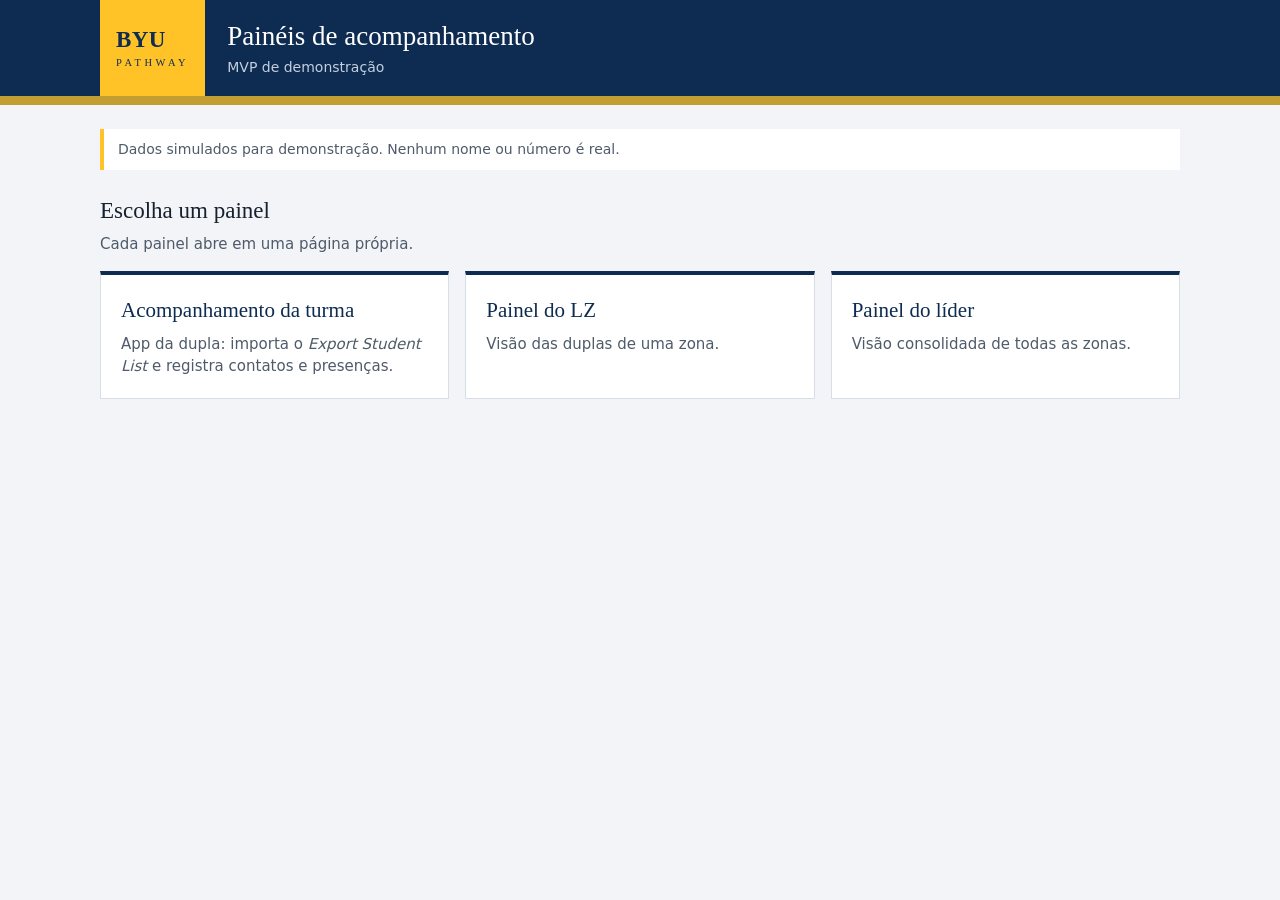
<file: index.html>
<!DOCTYPE html>
<html lang="pt-BR">
<head>
<meta charset="utf-8">
<title>PATHWAY · Painéis (MVP)</title>
<meta name="viewport" content="width=device-width, initial-scale=1">
<meta name="robots" content="noindex, nofollow">
<link rel="stylesheet" href="dashboards-mvp/comum.css">
<style>
  .cards{display:grid;grid-template-columns:repeat(auto-fit,minmax(260px,1fr));gap:16px}
  .card{background:#fff;border:1px solid var(--line);border-top:4px solid var(--navy);padding:20px;text-decoration:none;color:var(--ink);display:block}
  .card:hover{border-top-color:var(--gold-dark)}
  .card h3{font-family:var(--serif);font-weight:400;font-size:21px;margin:0 0 6px;color:var(--navy)}
  .card p{margin:0;color:var(--ink-soft);font-size:15px}
</style>
</head>
<body>

<header class="top">
  <div class="top-inner">
    <div class="mark"><b>BYU</b><span>PATHWAY</span></div>
    <div class="titles">
      <h1>Painéis de acompanhamento</h1>
      <p>MVP de demonstração</p>
    </div>
  </div>
</header>
<div class="rule"></div>

<main>
  <div class="aviso">Dados simulados para demonstração. Nenhum nome ou número é real.</div>

  <section>
    <h2>Escolha um painel</h2>
    <p class="sub">Cada painel abre em uma página própria.</p>
    <div class="cards">
      <a class="card" href="Dashboard.html">
        <h3>Acompanhamento da turma</h3>
        <p>App da dupla: importa o <em>Export Student List</em> e registra contatos e presenças.</p>
      </a>
      <a class="card" href="dashboards-mvp/lz.html">
        <h3>Painel do LZ</h3>
        <p>Visão das duplas de uma zona.</p>
      </a>
      <a class="card" href="dashboards-mvp/lider.html">
        <h3>Painel do líder</h3>
        <p>Visão consolidada de todas as zonas.</p>
      </a>
    </div>
  </section>
</main>

</body>
</html>
</file>
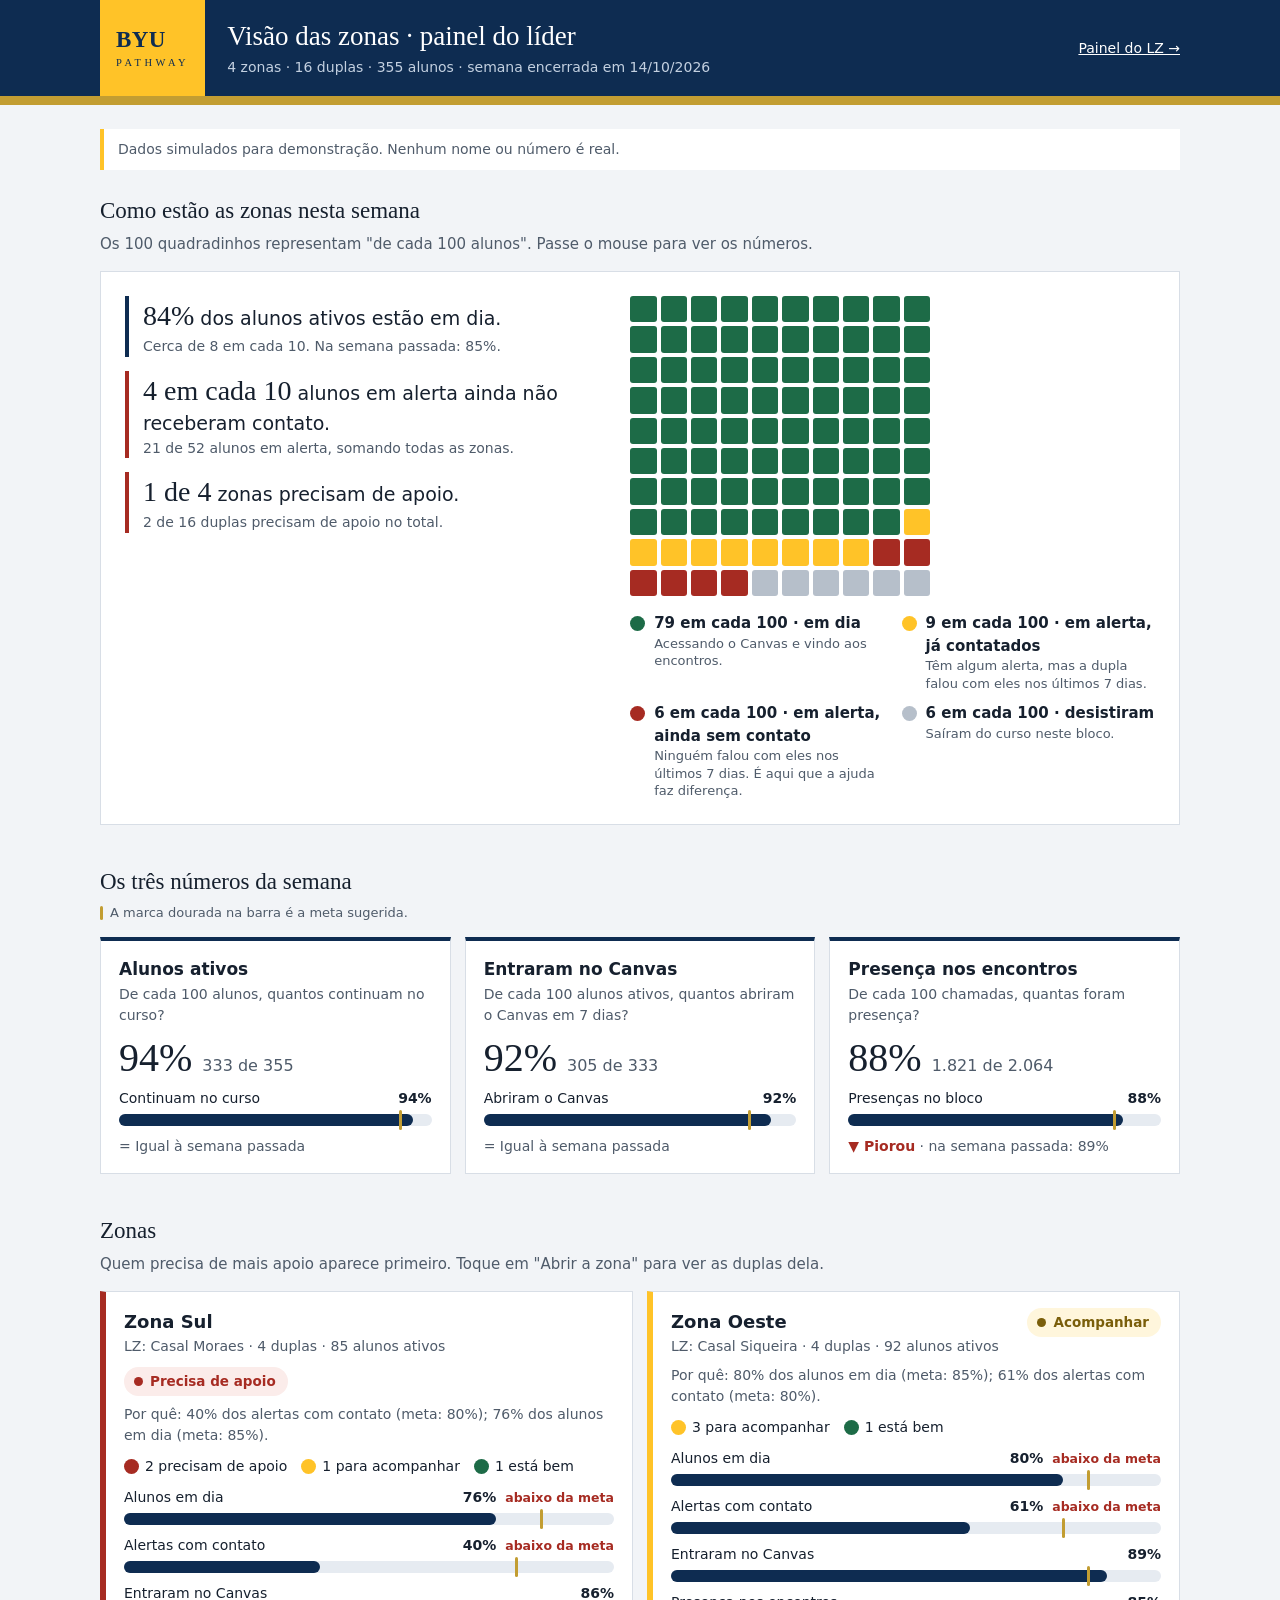
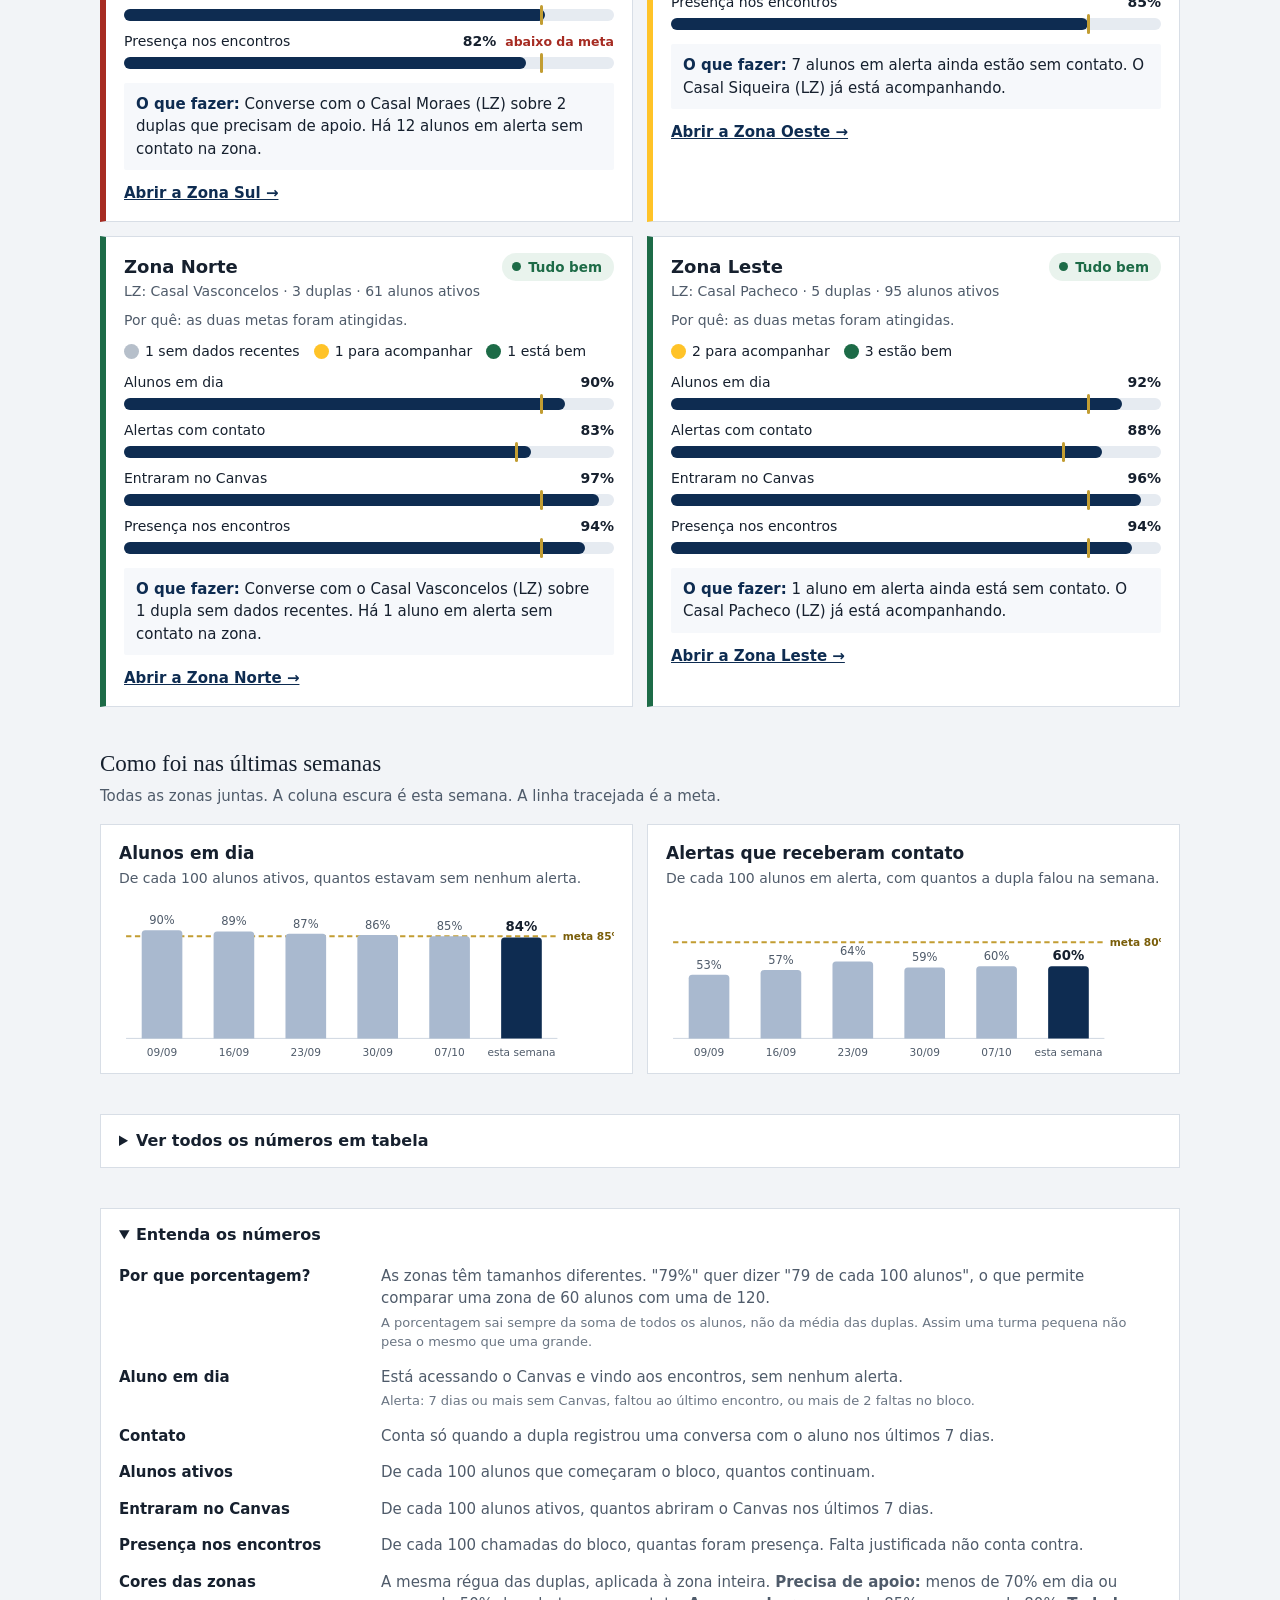
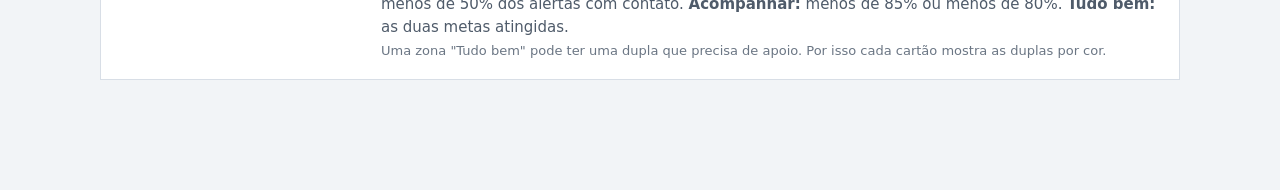
<file: dashboards-mvp/lider.html>
<!DOCTYPE html>
<html lang="pt-BR">
<head>
<meta charset="utf-8">
<title>Painel do líder</title>
<meta name="viewport" content="width=device-width, initial-scale=1">
<link rel="stylesheet" href="comum.css">
</head>
<body>

<header class="top">
  <div class="top-inner">
    <div class="mark"><b>BYU</b><span>PATHWAY</span></div>
    <div class="titles">
      <h1>Visão das zonas · painel do líder</h1>
      <p id="subtitulo"></p>
    </div>
    <div class="top-right">
      <a href="lz.html">Painel do LZ →</a>
    </div>
  </div>
</header>
<div class="rule"></div>

<main>
  <div class="aviso">Dados simulados para demonstração. Nenhum nome ou número é real.</div>

  <!-- 1. a resposta em 5 segundos -->
  <section>
    <h2>Como estão as zonas nesta semana</h2>
    <p class="sub">Os 100 quadradinhos representam "de cada 100 alunos". Passe o mouse para ver os números.</p>
    <div class="hero">
      <div class="frases" id="frases"></div>
      <div id="cem"></div>
    </div>
  </section>

  <!-- 2. os três números combinados -->
  <section>
    <h2>Os três números da semana</h2>
    <p class="meta-leg"><i></i> A marca dourada na barra é a meta sugerida.</p>
    <div class="metricas" id="metricas"></div>
  </section>

  <!-- 3. o que fazer, zona por zona -->
  <section>
    <h2>Zonas</h2>
    <p class="sub">Quem precisa de mais apoio aparece primeiro. Toque em "Abrir a zona" para ver as duplas dela.</p>
    <div class="lista" id="zonas"></div>
  </section>

  <!-- 4. está melhorando? -->
  <section>
    <h2>Como foi nas últimas semanas</h2>
    <p class="sub">Todas as zonas juntas. A coluna escura é esta semana. A linha tracejada é a meta.</p>
    <div class="graficos" id="tendencia"></div>
  </section>

  <section>
    <details class="extra">
      <summary>Ver todos os números em tabela</summary>
      <div class="tabela-wrap"><table id="tabela"></table></div>
    </details>
  </section>

  <section>
    <details class="extra" open>
      <summary>Entenda os números</summary>
      <dl class="glossario">
        <dt>Por que porcentagem?</dt>
        <dd>As zonas têm tamanhos diferentes. "79%" quer dizer "79 de cada 100 alunos", o que permite comparar uma zona de 60 alunos com uma de 120.
          <small>A porcentagem sai sempre da soma de todos os alunos, não da média das duplas. Assim uma turma pequena não pesa o mesmo que uma grande.</small></dd>
        <dt>Aluno em dia</dt>
        <dd>Está acessando o Canvas e vindo aos encontros, sem nenhum alerta.
          <small>Alerta: 7 dias ou mais sem Canvas, faltou ao último encontro, ou mais de 2 faltas no bloco.</small></dd>
        <dt>Contato</dt>
        <dd>Conta só quando a dupla registrou uma conversa com o aluno nos últimos 7 dias.</dd>
        <dt>Alunos ativos</dt>
        <dd>De cada 100 alunos que começaram o bloco, quantos continuam.</dd>
        <dt>Entraram no Canvas</dt>
        <dd>De cada 100 alunos ativos, quantos abriram o Canvas nos últimos 7 dias.</dd>
        <dt>Presença nos encontros</dt>
        <dd>De cada 100 chamadas do bloco, quantas foram presença. Falta justificada não conta contra.</dd>
        <dt>Cores das zonas</dt>
        <dd>A mesma régua das duplas, aplicada à zona inteira. <b>Precisa de apoio:</b> menos de ${REGRAS.emDiaVermelho}% em dia ou menos de ${REGRAS.contatoVermelho}% dos alertas com contato. <b>Acompanhar:</b> menos de ${REGRAS.emDiaAmarelo}% ou menos de ${REGRAS.contatoAmarelo}%. <b>Tudo bem:</b> as duas metas atingidas.
          <small>Uma zona "Tudo bem" pode ter uma dupla que precisa de apoio. Por isso cada cartão mostra as duplas por cor.</small></dd>
      </dl>
    </details>
  </section>
</main>
<div id="tip" class="tip" hidden></div>

<script src="comum.js"></script>
<script>
document.querySelectorAll('.glossario dd').forEach(dd => {
  dd.innerHTML = dd.innerHTML.replace(/\$\{REGRAS\.(\w+)\}/g, (_, k) => REGRAS[k]);
});

const todas = ZONAS.flatMap(z => z.duplas);
const k = somar(todas, W), k0 = somar(todas, W - 1);
const P = (kk, a, b) => pct(kk[a], kk[b]);
const conta = (arr, n) => arr.filter(x => x === n).length;
const duplasNa = (q, n) => ({ red:`${q} ${q === 1 ? 'precisa' : 'precisam'} de apoio`, yel:`${q} para acompanhar`,
                              grn:`${q} ${q === 1 ? 'está' : 'estão'} bem`, gry:`${q} sem dados recentes` })[n];

const zonas = ZONAS.map(z => {
  const kz = somar(z.duplas, W), kz0 = somar(z.duplas, W - 1);
  return { z, kz, kz0, ap:apoio(kz), ns:z.duplas.map(d => apoio(somar([d], W), d).nivel) };
}).sort((a, b) => (ORDEM_NIVEL[a.ap.nivel] - ORDEM_NIVEL[b.ap.nivel]) || (P(a.kz,'emDia','ativos') - P(b.kz,'emDia','ativos')));

document.getElementById('subtitulo').textContent =
  `${ZONAS.length} zonas · ${todas.length} duplas · ${fmt(k.total)} alunos · semana encerrada em ${dataBR(SEMANAS[W])}`;

/* 1. frases + 100 quadradinhos */
const emDia = P(k,'emDia','ativos'), emDia0 = P(k0,'emDia','ativos');
const semContatoPct = 100 - P(k,'contatados','alertas');
const zonasApoio = zonas.filter(x => x.ap.nivel === 'red').length;
document.getElementById('frases').innerHTML = `
  <p class="frase"><b>${emDia}%</b> dos alunos ativos estão em dia.
    <small>Cerca de ${emCada10(emDia)} em cada 10. Na semana passada: ${emDia0}%.</small></p>
  <p class="frase ${semContatoPct ? 'alerta' : 'bem'}"><b>${emCada10(semContatoPct)} em cada 10</b> alunos em alerta ainda não receberam contato.
    <small>${fmt(k.alertas - k.contatados)} de ${fmt(k.alertas)} alunos em alerta, somando todas as zonas.</small></p>
  <p class="frase ${zonasApoio ? 'alerta' : 'bem'}"><b>${zonasApoio} de ${ZONAS.length}</b> zonas precisam de apoio.
    <small>${conta(zonas.flatMap(x => x.ns), 'red')} de ${todas.length} duplas precisam de apoio no total.</small></p>`;
document.getElementById('cem').innerHTML = cemAlunos(k);

/* 2. os três KPIs combinados, em porcentagem */
const fmtPct = v => v + '%';
document.getElementById('metricas').innerHTML = `
  <div class="metrica">
    <h3>Alunos ativos</h3><p class="pergunta">De cada 100 alunos, quantos continuam no curso?</p>
    <p class="grande">${P(k,'ativos','total')}% <span>${fmt(k.ativos)} de ${fmt(k.total)}</span></p>
    ${barra({rot:'Continuam no curso', n:k.ativos, de:k.total, meta:REGRAS.metaAtivos, modo:'pct'})}
    ${mudanca(P(k,'ativos','total'), P(k0,'ativos','total'), true, fmtPct)}
  </div>
  <div class="metrica">
    <h3>Entraram no Canvas</h3><p class="pergunta">De cada 100 alunos ativos, quantos abriram o Canvas em 7 dias?</p>
    <p class="grande">${P(k,'canvas','ativos')}% <span>${fmt(k.canvas)} de ${fmt(k.ativos)}</span></p>
    ${barra({rot:'Abriram o Canvas', n:k.canvas, de:k.ativos, meta:REGRAS.metaCanvas, modo:'pct'})}
    ${mudanca(P(k,'canvas','ativos'), P(k0,'canvas','ativos'), true, fmtPct)}
  </div>
  <div class="metrica">
    <h3>Presença nos encontros</h3><p class="pergunta">De cada 100 chamadas, quantas foram presença?</p>
    <p class="grande">${P(k,'presP','presM')}% <span>${fmt(k.presP)} de ${fmt(k.presM)}</span></p>
    ${barra({rot:'Presenças no bloco', n:k.presP, de:k.presM, meta:REGRAS.metaPresenca, modo:'pct'})}
    ${mudanca(P(k,'presP','presM'), P(k0,'presP','presM'), true, fmtPct)}
  </div>`;

/* 3. cartões das zonas */
document.getElementById('zonas').innerHTML = zonas.map(({z, kz, ap, ns}) => `
  <article class="item ${ap.nivel}">
    <div class="item-topo">
      <div><h3>${esc(z.nome)}</h3><p>LZ: ${esc(z.lz)} · ${z.duplas.length} duplas · ${fmt(kz.ativos)} alunos ativos</p></div>
      ${pillNivel(ap)}
    </div>
    <p class="porque">Por quê: ${esc(ap.motivos.join('; '))}.</p>
    <div class="dots" aria-label="duplas por situação">
      ${['red','gry','yel','grn'].filter(n => ns.includes(n)).map(n => `<span><i class="p ${n}"></i>${duplasNa(conta(ns, n), n)}</span>`).join('')}
    </div>
    ${barra({rot:'Alunos em dia', n:kz.emDia, de:kz.ativos, meta:REGRAS.emDiaAmarelo, modo:'pct'})}
    ${barra({rot:'Alertas com contato', n:kz.contatados, de:kz.alertas, meta:REGRAS.contatoAmarelo, modo:'pct'})}
    ${barra({rot:'Entraram no Canvas', n:kz.canvas, de:kz.ativos, meta:REGRAS.metaCanvas, modo:'pct'})}
    ${barra({rot:'Presença nos encontros', n:kz.presP, de:kz.presM, meta:REGRAS.metaPresenca, modo:'pct'})}
    <div class="acao"><b>O que fazer:</b> ${esc(acaoZona(z, kz, ns))}</div>
    <a class="abrir" href="lz.html?zona=${z.id}">Abrir a ${esc(z.nome)} →</a>
  </article>`).join('');

/* 4. tendência */
document.getElementById('tendencia').innerHTML = tendencias(todas);

/* tabela opcional */
document.getElementById('tabela').innerHTML = `
  <thead><tr><th>Zona</th><th class="num">Ativos</th><th class="num">Em dia</th><th class="num">Entraram no Canvas</th>
    <th class="num">Presença</th><th class="num">Faltaram ao último</th><th class="num">Alertas com contato</th><th>Situação</th></tr></thead>
  <tbody>${zonas.map(({z, kz, ap}) => `<tr>
    <td>${esc(z.nome)} <span class="muted">· ${z.duplas.length} duplas</span></td>
    <td class="num">${P(kz,'ativos','total')}%</td><td class="num">${P(kz,'emDia','ativos')}%</td>
    <td class="num">${P(kz,'canvas','ativos')}%</td><td class="num">${P(kz,'presP','presM')}%</td>
    <td class="num">${P(kz,'faltou','ativos')}%</td><td class="num">${P(kz,'contatados','alertas')}%</td>
    <td>${pillNivel(ap)}</td></tr>`).join('')}
  </tbody>`;
</script>
</body>
</html>
</file>
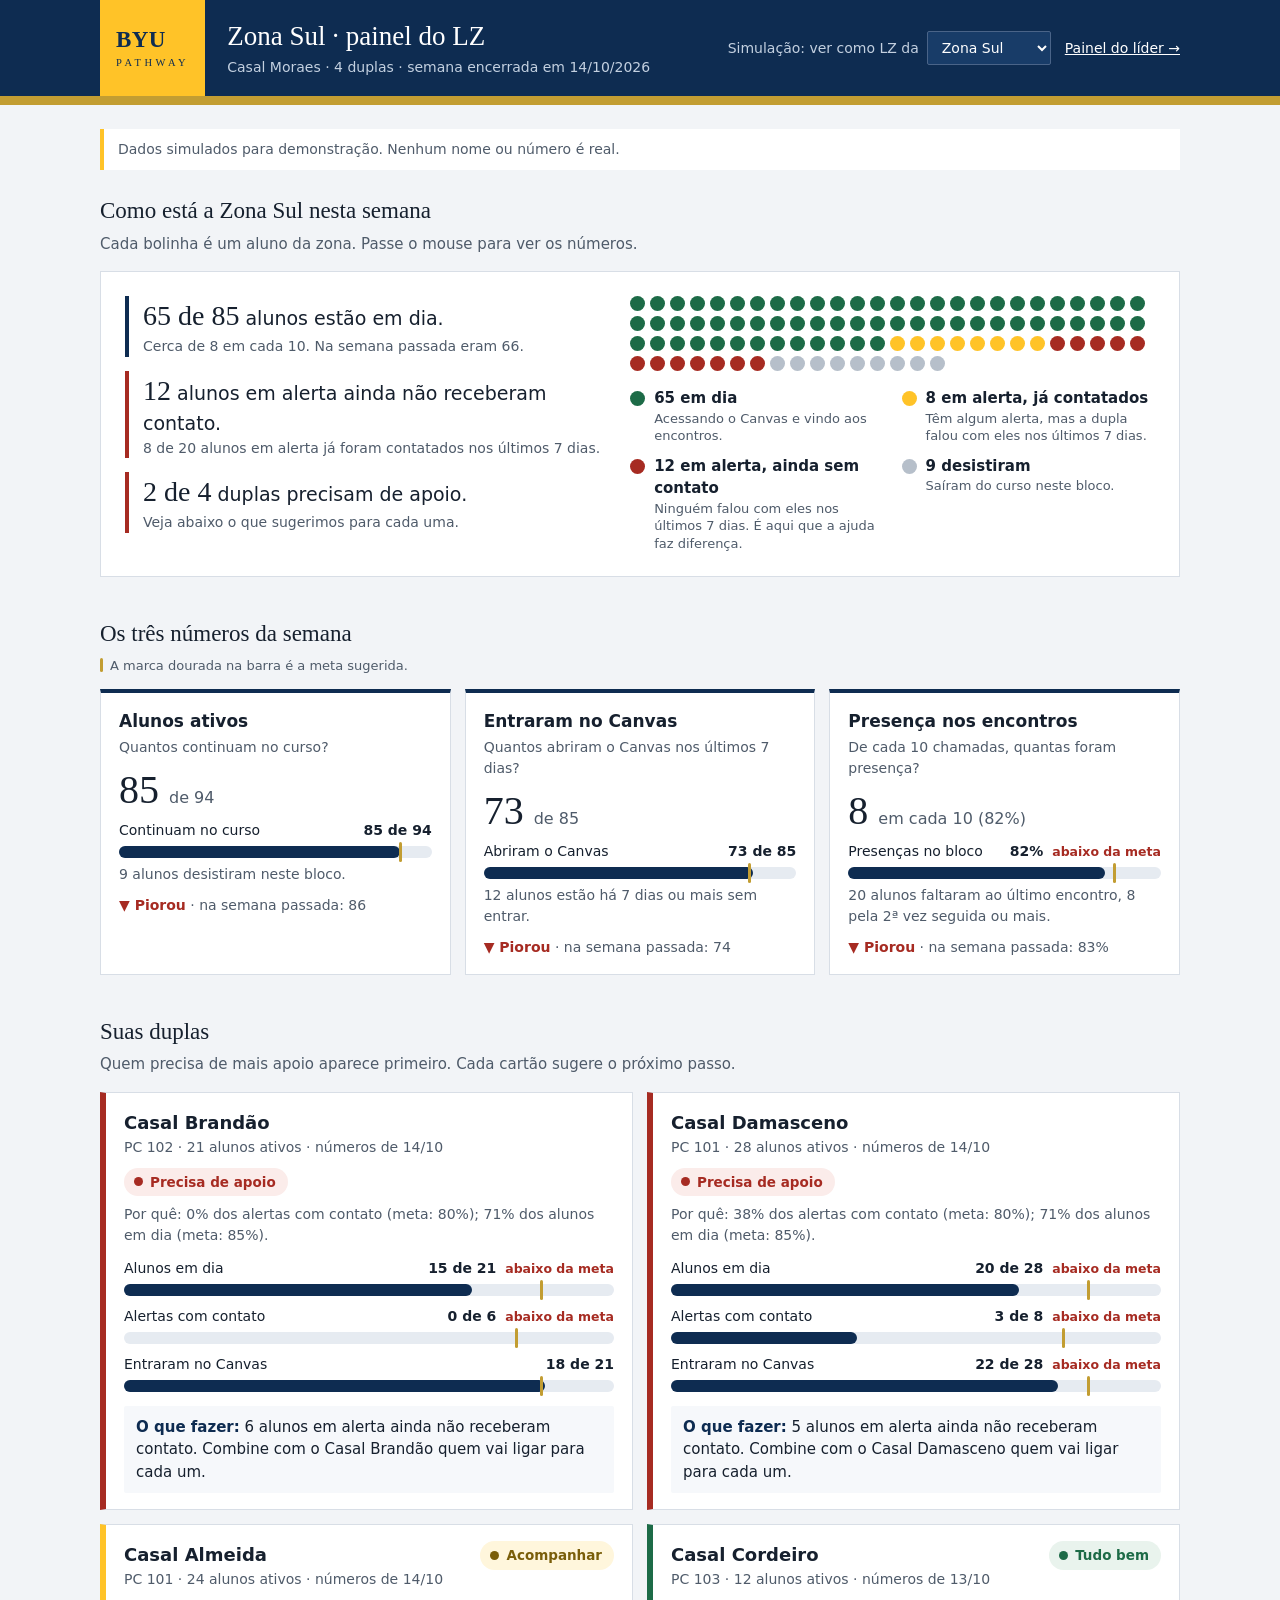
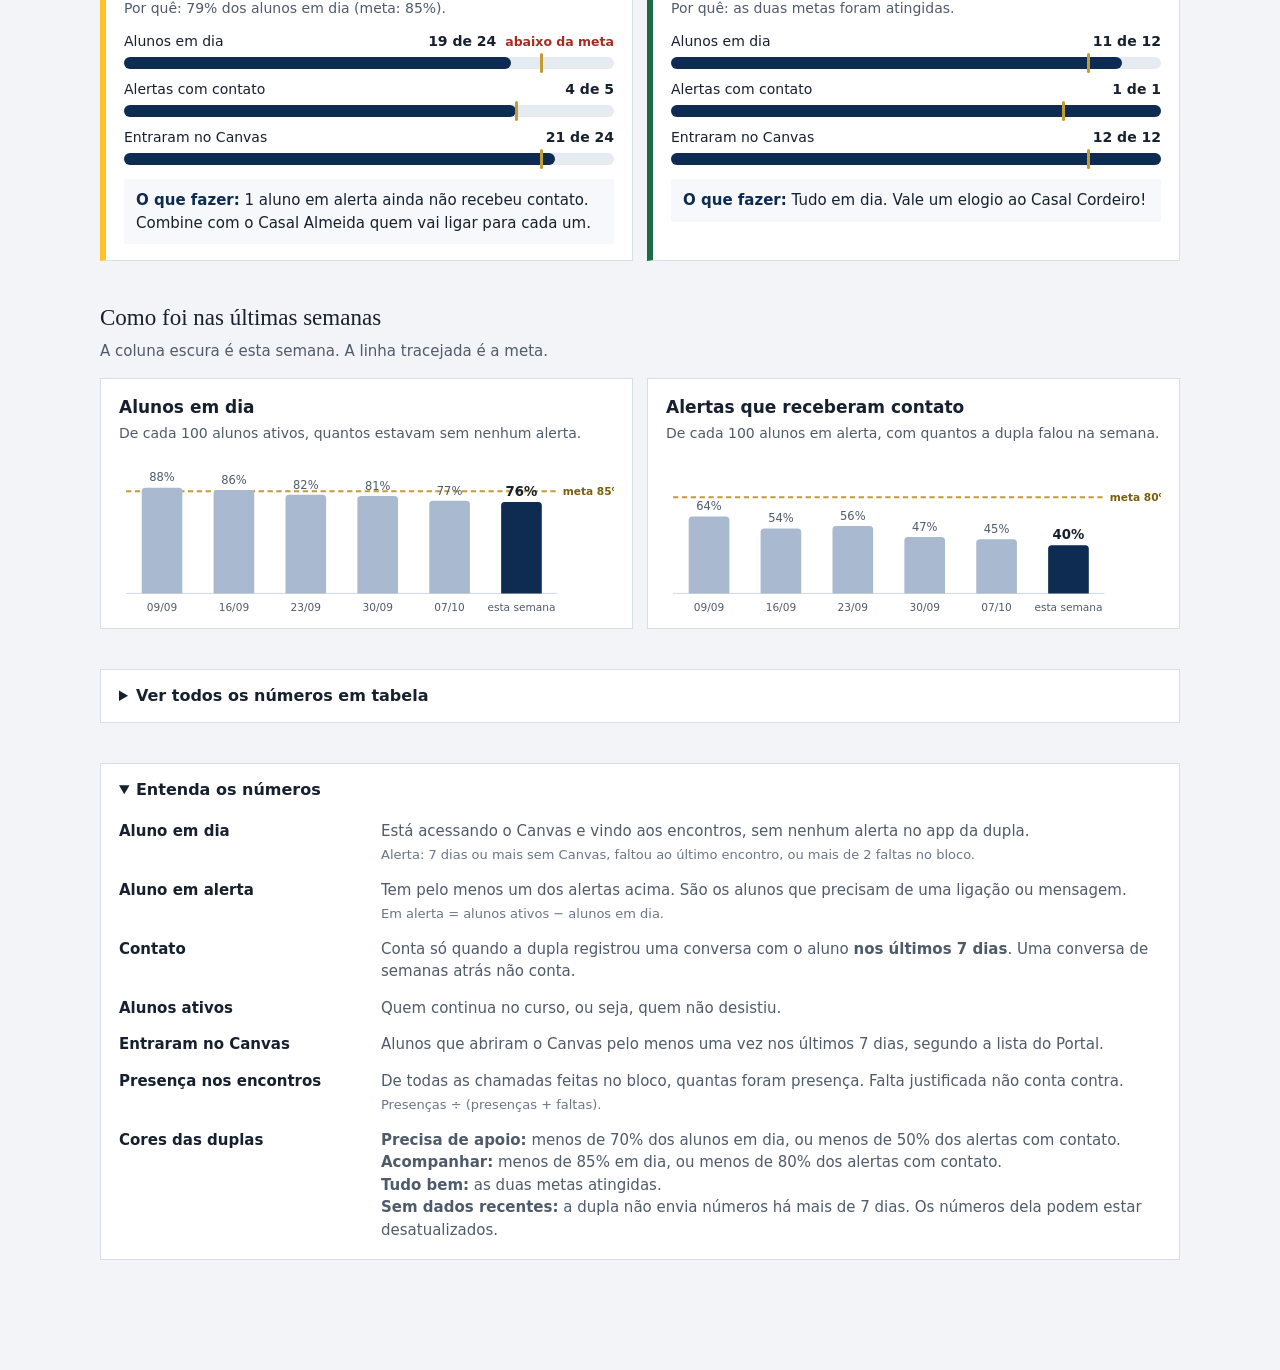
<file: dashboards-mvp/lz.html>
<!DOCTYPE html>
<html lang="pt-BR">
<head>
<meta charset="utf-8">
<title>Painel do LZ</title>
<meta name="viewport" content="width=device-width, initial-scale=1">
<link rel="stylesheet" href="comum.css">
</head>
<body>

<header class="top">
  <div class="top-inner">
    <div class="mark"><b>BYU</b><span>PATHWAY</span></div>
    <div class="titles">
      <h1 id="titulo">Painel do LZ</h1>
      <p id="subtitulo"></p>
    </div>
    <div class="top-right">
      <label>Simulação: ver como LZ da
        <select id="zona" aria-label="Zona"></select>
      </label>
      <a href="lider.html">Painel do líder →</a>
    </div>
  </div>
</header>
<div class="rule"></div>

<main>
  <div class="aviso">Dados simulados para demonstração. Nenhum nome ou número é real.</div>

  <!-- 1. a resposta em 5 segundos -->
  <section>
    <h2 id="tituloResumo">Como está a zona nesta semana</h2>
    <p class="sub">Cada bolinha é um aluno da zona. Passe o mouse para ver os números.</p>
    <div class="hero">
      <div class="frases" id="frases"></div>
      <div id="pessoas"></div>
    </div>
  </section>

  <!-- 2. os três números combinados -->
  <section>
    <h2>Os três números da semana</h2>
    <p class="meta-leg"><i></i> A marca dourada na barra é a meta sugerida.</p>
    <div class="metricas" id="metricas"></div>
  </section>

  <!-- 3. o que fazer, dupla por dupla -->
  <section>
    <h2>Suas duplas</h2>
    <p class="sub">Quem precisa de mais apoio aparece primeiro. Cada cartão sugere o próximo passo.</p>
    <div class="lista" id="duplas"></div>
  </section>

  <!-- 4. está melhorando? -->
  <section>
    <h2>Como foi nas últimas semanas</h2>
    <p class="sub">A coluna escura é esta semana. A linha tracejada é a meta.</p>
    <div class="graficos" id="tendencia"></div>
  </section>

  <section>
    <details class="extra">
      <summary>Ver todos os números em tabela</summary>
      <div class="tabela-wrap"><table id="tabela"></table></div>
    </details>
  </section>

  <section>
    <details class="extra" open>
      <summary>Entenda os números</summary>
      <dl class="glossario">
        <dt>Aluno em dia</dt>
        <dd>Está acessando o Canvas e vindo aos encontros, sem nenhum alerta no app da dupla.
          <small>Alerta: 7 dias ou mais sem Canvas, faltou ao último encontro, ou mais de 2 faltas no bloco.</small></dd>
        <dt>Aluno em alerta</dt>
        <dd>Tem pelo menos um dos alertas acima. São os alunos que precisam de uma ligação ou mensagem.
          <small>Em alerta = alunos ativos − alunos em dia.</small></dd>
        <dt>Contato</dt>
        <dd>Conta só quando a dupla registrou uma conversa com o aluno <b>nos últimos 7 dias</b>. Uma conversa de semanas atrás não conta.</dd>
        <dt>Alunos ativos</dt>
        <dd>Quem continua no curso, ou seja, quem não desistiu.</dd>
        <dt>Entraram no Canvas</dt>
        <dd>Alunos que abriram o Canvas pelo menos uma vez nos últimos 7 dias, segundo a lista do Portal.</dd>
        <dt>Presença nos encontros</dt>
        <dd>De todas as chamadas feitas no bloco, quantas foram presença. Falta justificada não conta contra.
          <small>Presenças ÷ (presenças + faltas).</small></dd>
        <dt>Cores das duplas</dt>
        <dd><b>Precisa de apoio:</b> menos de ${REGRAS.emDiaVermelho}% dos alunos em dia, ou menos de ${REGRAS.contatoVermelho}% dos alertas com contato.<br>
          <b>Acompanhar:</b> menos de ${REGRAS.emDiaAmarelo}% em dia, ou menos de ${REGRAS.contatoAmarelo}% dos alertas com contato.<br>
          <b>Tudo bem:</b> as duas metas atingidas.<br>
          <b>Sem dados recentes:</b> a dupla não envia números há mais de ${REGRAS.diasSemAtualizar} dias. Os números dela podem estar desatualizados.</dd>
      </dl>
    </details>
  </section>
</main>
<div id="tip" class="tip" hidden></div>

<script src="comum.js"></script>
<script>
const sel = document.getElementById('zona');
ZONAS.forEach(z => sel.add(new Option(z.nome, z.id)));
const pedida = new URLSearchParams(location.search).get('zona');
sel.value = ZONAS.some(z => z.id === pedida) ? pedida : 'sul';
sel.onchange = () => { history.replaceState(null, '', '?zona=' + sel.value); desenhar(); };

document.querySelectorAll('.glossario dd').forEach(dd => {
  dd.innerHTML = dd.innerHTML.replace(/\$\{REGRAS\.(\w+)\}/g, (_, k) => REGRAS[k]);
});

function desenhar(){
  const z = ZONAS.find(x => x.id === sel.value);
  const k = somar(z.duplas, W), k0 = somar(z.duplas, W - 1);
  const linhas = z.duplas.map(d => { const kd = somar([d], W); return {d, kd, kd0:somar([d], W - 1), ap:apoio(kd, d)}; })
    .sort((a, b) => (ORDEM_NIVEL[a.ap.nivel] - ORDEM_NIVEL[b.ap.nivel]) || (pct(a.kd.emDia, a.kd.ativos) - pct(b.kd.emDia, b.kd.ativos)));
  const precisam = linhas.filter(l => l.ap.nivel === 'red').length;
  const semContato = k.alertas - k.contatados;

  document.title = `Painel do LZ · ${z.nome}`;
  document.getElementById('titulo').textContent = `${z.nome} · painel do LZ`;
  document.getElementById('subtitulo').textContent = `${z.lz} · ${z.duplas.length} duplas · semana encerrada em ${dataBR(SEMANAS[W])}`;
  document.getElementById('tituloResumo').textContent = `Como está a ${z.nome} nesta semana`;

  /* 1. frases + pessoas */
  document.getElementById('frases').innerHTML = `
    <p class="frase"><b>${k.emDia} de ${k.ativos}</b> alunos estão em dia.
      <small>Cerca de ${emCada10(pct(k.emDia, k.ativos))} em cada 10. Na semana passada eram ${k0.emDia}.</small></p>
    <p class="frase ${semContato ? 'alerta' : 'bem'}"><b>${semContato}</b> ${semContato === 1 ? 'aluno em alerta ainda não recebeu' : 'alunos em alerta ainda não receberam'} contato.
      <small>${k.contatados} de ${k.alertas} alunos em alerta já foram contatados nos últimos 7 dias.</small></p>
    <p class="frase ${precisam ? 'alerta' : 'bem'}"><b>${precisam} de ${z.duplas.length}</b> duplas precisam de apoio.
      <small>Veja abaixo o que sugerimos para cada uma.</small></p>`;
  document.getElementById('pessoas').innerHTML = pessoas(k);

  /* 2. os três KPIs combinados */
  const presP = pct(k.presP, k.presM), presP0 = pct(k0.presP, k0.presM);
  document.getElementById('metricas').innerHTML = `
    <div class="metrica">
      <h3>Alunos ativos</h3><p class="pergunta">Quantos continuam no curso?</p>
      <p class="grande">${k.ativos} <span>de ${k.total}</span></p>
      ${barra({rot:'Continuam no curso', n:k.ativos, de:k.total, meta:REGRAS.metaAtivos})}
      <p class="exp">${plural(k.total - k.ativos, 'aluno desistiu', 'alunos desistiram')} neste bloco.</p>
      ${mudanca(k.ativos, k0.ativos, true)}
    </div>
    <div class="metrica">
      <h3>Entraram no Canvas</h3><p class="pergunta">Quantos abriram o Canvas nos últimos 7 dias?</p>
      <p class="grande">${k.canvas} <span>de ${k.ativos}</span></p>
      ${barra({rot:'Abriram o Canvas', n:k.canvas, de:k.ativos, meta:REGRAS.metaCanvas})}
      <p class="exp">${plural(k.semCanvas, 'aluno está', 'alunos estão')} há 7 dias ou mais sem entrar.</p>
      ${mudanca(k.canvas, k0.canvas, true)}
    </div>
    <div class="metrica">
      <h3>Presença nos encontros</h3><p class="pergunta">De cada 10 chamadas, quantas foram presença?</p>
      <p class="grande">${emCada10(presP)} <span>em cada 10 (${presP}%)</span></p>
      ${barra({rot:'Presenças no bloco', n:k.presP, de:k.presM, meta:REGRAS.metaPresenca, modo:'pct'})}
      <p class="exp">${plural(k.faltou, 'aluno faltou', 'alunos faltaram')} ao último encontro${k.seguidas ? `, ${k.seguidas} pela 2ª vez seguida ou mais` : ''}.</p>
      ${mudanca(presP, presP0, true, v => v + '%')}
    </div>`;

  /* 3. cartões das duplas */
  document.getElementById('duplas').innerHTML = linhas.map(({d, kd, ap}) => `
    <article class="item ${ap.nivel}">
      <div class="item-topo">
        <div><h3>${esc(d.casal)}</h3><p>${d.turma} · ${kd.ativos} alunos ativos · números de ${dataCurta(d.atualizado)}</p></div>
        ${pillNivel(ap)}
      </div>
      <p class="porque">Por quê: ${esc(ap.motivos.join('; '))}.</p>
      ${barra({rot:'Alunos em dia', n:kd.emDia, de:kd.ativos, meta:REGRAS.emDiaAmarelo})}
      ${barra({rot:'Alertas com contato', n:kd.contatados, de:kd.alertas, meta:REGRAS.contatoAmarelo})}
      ${barra({rot:'Entraram no Canvas', n:kd.canvas, de:kd.ativos, meta:REGRAS.metaCanvas})}
      <div class="acao"><b>O que fazer:</b> ${esc(acaoDupla(d, kd, ap))}</div>
    </article>`).join('');

  /* 4. tendência */
  document.getElementById('tendencia').innerHTML = tendencias(z.duplas);

  /* tabela opcional, para quem prefere */
  document.getElementById('tabela').innerHTML = `
    <thead><tr><th>Dupla</th><th class="num">Ativos</th><th class="num">Em dia</th><th class="num">Entraram no Canvas</th>
      <th class="num">Presença</th><th class="num">Faltaram ao último (2+ seguidas)</th><th class="num">Alertas com contato</th><th>Situação</th></tr></thead>
    <tbody>${linhas.map(({d, kd, ap}) => `<tr>
      <td>${esc(d.casal)} <span class="muted">· ${d.turma}</span></td>
      <td class="num">${kd.ativos} de ${kd.total}</td><td class="num">${kd.emDia} de ${kd.ativos}</td>
      <td class="num">${kd.canvas} de ${kd.ativos}</td><td class="num">${pct(kd.presP, kd.presM)}%</td>
      <td class="num">${kd.faltou} (${kd.seguidas})</td><td class="num">${kd.contatados} de ${kd.alertas}</td>
      <td>${pillNivel(ap)}</td></tr>`).join('')}
    </tbody>`;
}
desenhar();
</script>
</body>
</html>
</file>
<file: dashboards-mvp/comum.css>
/* Estilo compartilhado pelos painéis do LZ e do Líder (mesma identidade do app da turma).
   Pensado para quem serve e não é analista: letra maior, poucas cores, frases curtas. */
:root{
  --navy:#0E2C51; --navy-2:#183C68; --navy-claro:#A9B9CF; --gold:#FFC328; --gold-dark:#C29D32; --gold-ink:#7A5E0A;
  --paper:#F2F4F7; --line:#D8DEE6; --ink:#16202E; --ink-soft:#4F5B6A;
  --alert:#A62B22; --alert-bg:#FBECEA; --warn-bg:#FFF6DC; --ok:#1D6B47; --ok-bg:#E9F3ED; --gry:#B6BFCA;
  --sans:system-ui,-apple-system,"Segoe UI",Roboto,"Helvetica Neue",Arial,sans-serif;
  --serif:"Iowan Old Style","Palatino Linotype",Palatino,Georgia,serif;
}
*{box-sizing:border-box}
body{margin:0;background:var(--paper);color:var(--ink);font-family:var(--sans);font-size:16px;line-height:1.5}
a{color:var(--navy)}
select{font:inherit}

/* ---------- cabeçalho ---------- */
header.top{background:var(--navy);color:#fff}
.top-inner{max-width:1120px;margin:0 auto;padding:0 20px;display:flex;align-items:flex-end;gap:22px;min-height:96px;flex-wrap:wrap}
.mark{background:var(--gold);color:var(--navy);padding:12px 16px 10px;align-self:stretch;display:flex;flex-direction:column;justify-content:center;flex:none}
.mark b{font-family:var(--serif);font-size:23px;letter-spacing:.02em;line-height:1}
.mark span{font-family:var(--serif);font-size:10.5px;letter-spacing:.34em;margin-top:4px}
.titles{padding:16px 0 18px;min-width:0}
.titles h1{font-family:var(--serif);font-size:27px;font-weight:400;margin:0;line-height:1.15}
.titles p{margin:5px 0 0;color:#C3D0E0;font-size:14px}
.top-right{margin-left:auto;align-self:center;display:flex;gap:14px;align-items:center;flex-wrap:wrap;padding:12px 0}
.top-right label{color:#C3D0E0;font-size:14px;display:flex;align-items:center;gap:8px}
.top-right select{border:1px solid #4A6488;background:var(--navy-2);color:#fff;padding:7px 10px;border-radius:2px}
.top-right a{color:#fff;font-size:14px}
.rule{height:9px;background:var(--gold-dark)}

main{max-width:1120px;margin:0 auto;padding:24px 20px 70px}
section{margin-bottom:40px}
h2{font-family:var(--serif);font-weight:400;font-size:23px;margin:0 0 4px}
.sub{color:var(--ink-soft);font-size:15px;margin:0 0 16px}
.aviso{background:#fff;border-left:4px solid var(--gold);padding:10px 14px;font-size:14px;color:var(--ink-soft);margin-bottom:24px}
.muted{color:var(--ink-soft);font-weight:400}

/* ---------- 1. resumo: frases + pessoas ---------- */
.hero{background:#fff;border:1px solid var(--line);display:grid;grid-template-columns:minmax(0,1fr) minmax(0,1.1fr);gap:28px;padding:24px}
.frases{display:flex;flex-direction:column;gap:14px}
.frase{margin:0;font-size:19px;line-height:1.4;padding-left:14px;border-left:4px solid var(--navy)}
.frase b{font-family:var(--serif);font-size:28px;font-weight:400}
.frase.alerta{border-left-color:var(--alert)}
.frase.bem{border-left-color:var(--ok)}
.frase small{display:block;font-size:14px;color:var(--ink-soft);margin-top:2px}
.pessoas{display:flex;flex-wrap:wrap;gap:5px;margin-bottom:16px}
.p{width:15px;height:15px;border-radius:50%;display:inline-block;flex:none;background:var(--gry)}
.p.grn{background:var(--ok)}
.p.yel{background:var(--gold)}
.p.red{background:var(--alert)}
.p.gry{background:var(--gry)}
.waffle{display:grid;grid-template-columns:repeat(10,1fr);gap:4px;max-width:300px;margin-bottom:16px}
.q{aspect-ratio:1;border-radius:3px;background:var(--gry)}
.q.grn{background:var(--ok)}
.q.yel{background:var(--gold)}
.q.red{background:var(--alert)}
.leg{list-style:none;margin:0;padding:0;display:grid;grid-template-columns:1fr 1fr;gap:10px 18px}
.leg li{display:flex;gap:9px;align-items:flex-start;font-size:15px}
.leg li .p{margin-top:4px}
.leg b{font-weight:600}
.leg small{display:block;font-size:13px;color:var(--ink-soft);line-height:1.35}

/* ---------- 2. três números ---------- */
.metricas{display:grid;grid-template-columns:repeat(3,1fr);gap:14px}
.metrica{background:#fff;border:1px solid var(--line);border-top:4px solid var(--navy);padding:16px 18px}
.metrica h3{margin:0;font-size:17px;font-weight:600}
.pergunta{margin:2px 0 12px;font-size:14px;color:var(--ink-soft)}
.grande{font-family:var(--serif);font-size:40px;line-height:1;margin:0 0 4px}
.grande span{font-family:var(--sans);font-size:16px;color:var(--ink-soft)}
.metrica .exp{font-size:14px;color:var(--ink-soft);margin:6px 0 0}
.mud{font-size:14px;color:var(--ink-soft);margin:10px 0 0}
.mud .bom{color:var(--ok);font-weight:700}
.mud .ruim{color:var(--alert);font-weight:700}

/* barra de progresso com meta */
.barra-bloco{margin-top:10px}
.barra-topo{display:flex;justify-content:space-between;gap:10px;font-size:14px;margin-bottom:5px}
.barra-topo b{font-weight:600;white-space:nowrap}
.barra-topo em{font-style:normal;font-weight:600;font-size:12.5px;color:var(--alert);margin-left:4px}
.barra{position:relative;height:12px;background:#E6EBF1;border-radius:6px}
.barra i{position:absolute;left:0;top:0;bottom:0;background:var(--navy);border-radius:6px}
.barra s{position:absolute;top:-4px;bottom:-4px;width:3px;margin-left:-1px;background:var(--gold-dark);border-radius:2px}
.meta-leg{font-size:13px;color:var(--ink-soft);margin:0 0 14px;display:flex;align-items:center;gap:7px}
.meta-leg i{width:3px;height:14px;background:var(--gold-dark);border-radius:2px;display:inline-block}

/* ---------- 3. cartões das duplas / zonas ---------- */
.lista{display:grid;grid-template-columns:repeat(2,minmax(0,1fr));gap:14px}
.item{background:#fff;border:1px solid var(--line);border-left:6px solid var(--gry);padding:16px 18px;display:flex;flex-direction:column}
.item.red{border-left-color:var(--alert)}
.item.yel{border-left-color:var(--gold)}
.item.grn{border-left-color:var(--ok)}
.item-topo{display:flex;justify-content:space-between;align-items:flex-start;gap:10px;flex-wrap:wrap}
.item-topo h3{margin:0;font-size:18px;font-weight:600}
.item-topo p{margin:1px 0 0;font-size:14px;color:var(--ink-soft)}
.porque{font-size:14px;color:var(--ink-soft);margin:8px 0 2px}
.acao{margin-top:14px;background:#F6F8FB;border-radius:2px;padding:10px 12px;font-size:15px}
.acao b{color:var(--navy)}
.item .abrir{margin-top:12px;align-self:flex-start;font-weight:600;font-size:15px}
.dots{display:inline-flex;gap:14px;font-size:14px;flex-wrap:wrap;margin-top:8px}
.dots span{display:inline-flex;align-items:center;gap:6px}

/* ---------- status ---------- */
.sinal{display:inline-flex;align-items:center;gap:7px;font-size:13.5px;font-weight:700;padding:4px 12px 4px 10px;border-radius:999px;white-space:nowrap}
.sinal::before{content:"";width:9px;height:9px;border-radius:50%;background:currentColor}
.sinal.red{background:var(--alert-bg);color:var(--alert)}
.sinal.yel{background:var(--warn-bg);color:var(--gold-ink)}
.sinal.grn{background:var(--ok-bg);color:var(--ok)}
.sinal.gry{background:#EEF1F5;color:var(--ink-soft)}

/* ---------- 4. tendência em colunas ---------- */
.graficos{display:grid;grid-template-columns:repeat(2,minmax(0,1fr));gap:14px}
.graf{background:#fff;border:1px solid var(--line);padding:16px 18px 8px}
.graf h3{margin:0;font-size:17px;font-weight:600}
.graf p{margin:2px 0 8px;font-size:14px;color:var(--ink-soft)}
.graf svg{display:block;width:100%;height:auto}
svg text{font-family:var(--sans);fill:var(--ink-soft)}
svg .val{font-size:13px}
svg .val-atual{font-size:15px;font-weight:700;fill:var(--ink)}
svg .sem{font-size:12px}
svg .meta-rot{font-size:12px;fill:var(--gold-ink);font-weight:600}
.eixo{stroke:#C9D2DD;stroke-width:1}
.meta{stroke:var(--gold-dark);stroke-width:2;stroke-dasharray:6 4}
.barra-antes{fill:var(--navy-claro)}
.barra-atual{fill:var(--navy)}
.col .alvo{fill:transparent}
.col:hover .barra-antes{fill:#8FA3BE}

/* ---------- tabela opcional e glossário ---------- */
details.extra{background:#fff;border:1px solid var(--line)}
details.extra summary{padding:14px 18px;cursor:pointer;font-weight:600;font-size:16px}
.tabela-wrap{overflow-x:auto;border-top:1px solid var(--line)}
table{width:100%;border-collapse:collapse;min-width:760px}
th{text-align:left;font-size:13px;color:var(--ink-soft);font-weight:600;padding:10px 14px;border-bottom:2px solid var(--line);background:#F8FAFC}
td{padding:10px 14px;border-bottom:1px solid #EDF0F4;font-size:15px}
tr:last-child td{border-bottom:0}
th.num,td.num{text-align:right;white-space:nowrap}
.glossario{margin:0;padding:4px 18px 18px;display:grid;grid-template-columns:240px 1fr;gap:14px 22px;font-size:15px}
.glossario dt{font-weight:600}
.glossario dd{margin:0;color:var(--ink-soft)}
.glossario dd small{display:block;margin-top:3px;font-size:13px;color:#6B7684}

.tip{position:fixed;z-index:50;background:var(--navy);color:#fff;font-size:14px;line-height:1.4;padding:8px 11px;border-radius:2px;pointer-events:none;white-space:pre-line;box-shadow:0 6px 20px rgba(14,44,81,.3);max-width:280px}

@media (max-width:900px){
  .hero{grid-template-columns:1fr}
  .metricas{grid-template-columns:1fr}
  .lista,.graficos{grid-template-columns:1fr}
}
@media (max-width:560px){
  main{padding:16px 16px 60px}
  .top-inner{padding:0 16px}
  .titles h1{font-size:22px}
  .top-right{margin-left:0}
  .hero{padding:18px 16px}
  .leg{grid-template-columns:1fr}
  .glossario{grid-template-columns:1fr;gap:4px}
  .glossario dd{margin-bottom:12px}
  .frase{font-size:17px}
  .frase b{font-size:24px}
}
:focus-visible{outline:3px solid var(--gold);outline-offset:2px}
</file>
